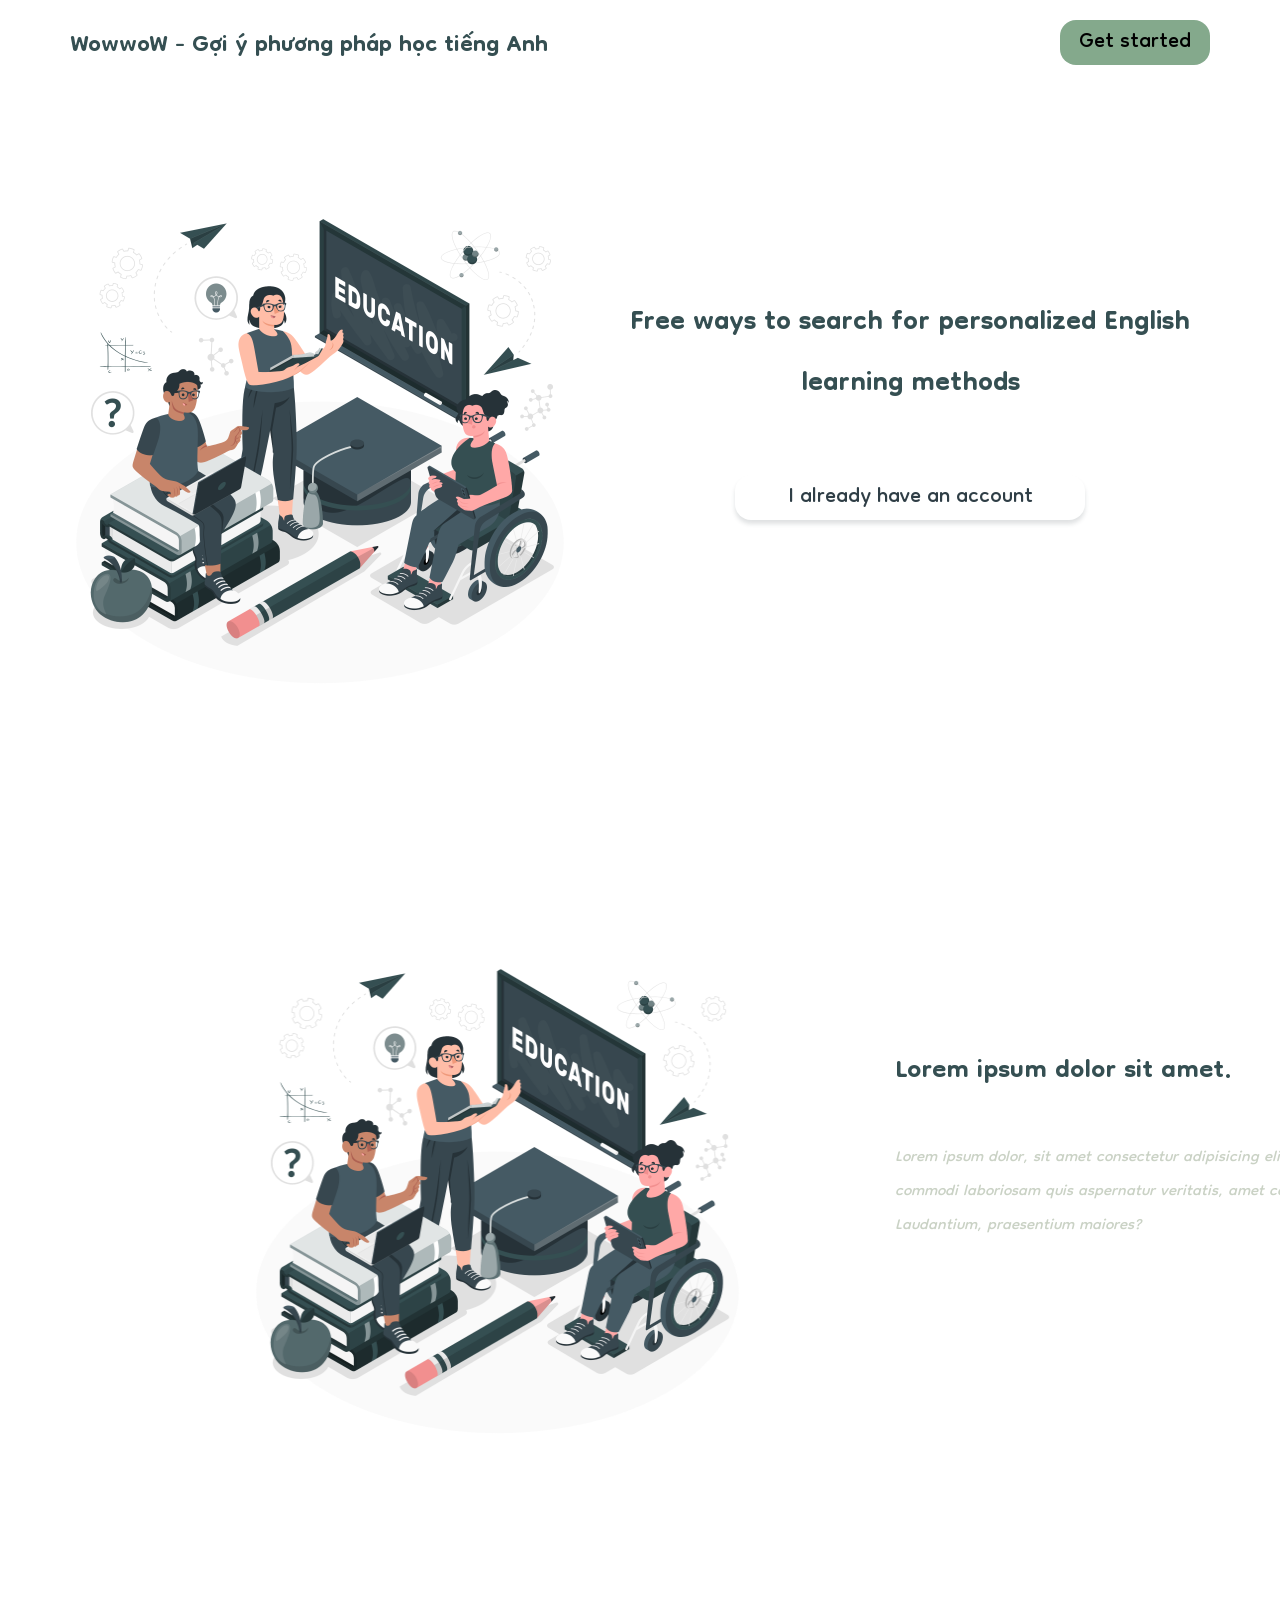
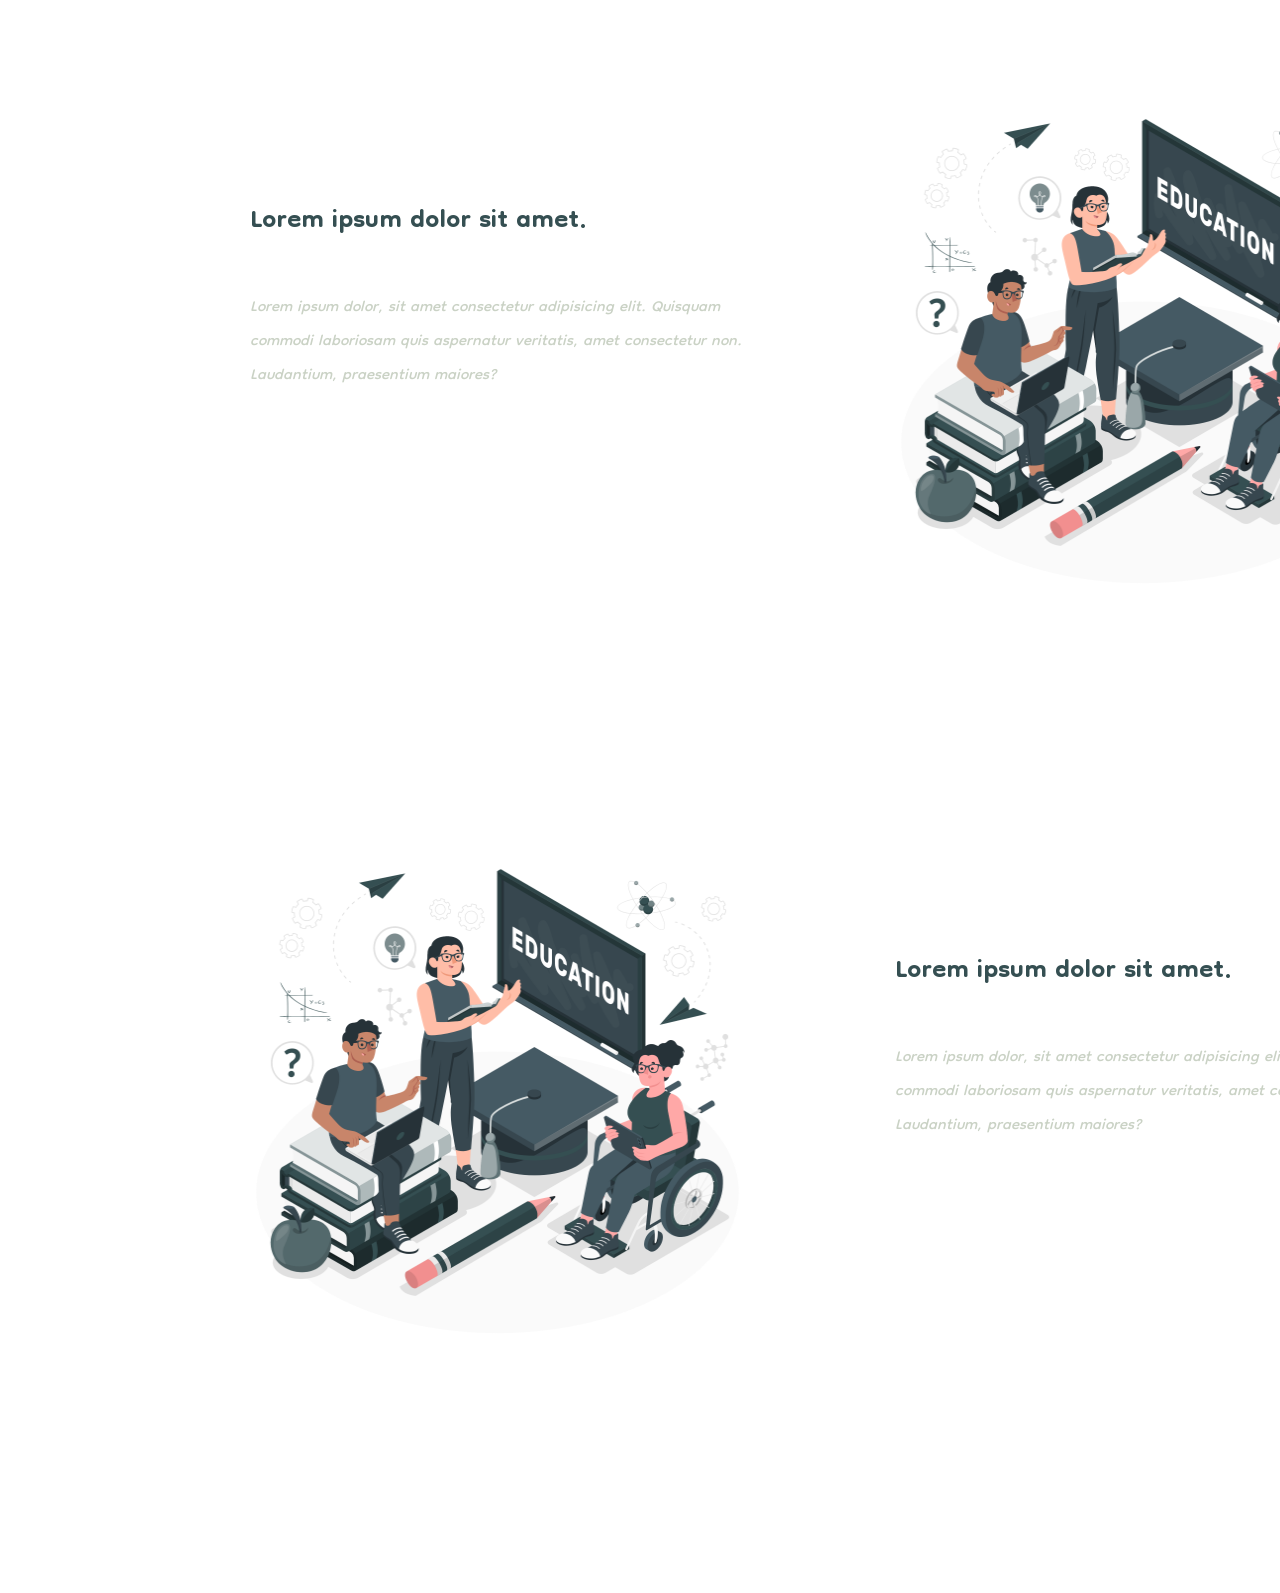
<file: public/welcome.html>
<!DOCTYPE html>
<html lang="en">
  <head>
    <meta charset="UTF-8" />
    <meta name="viewport" content="width=device-width, initial-scale=1.0" />
    <link rel="stylesheet" href="../src/styles/welcome.css" />
    <link
      rel="stylesheet"
      href="https://fonts.googleapis.com/css?family=Dongle"
    />
    <title>WowwoW - Gợi ý phương pháp học tiếng Anh cá nhân hoá.</title>
  </head>
  <body>
    <!-- Header -->
    <header>
      <!-- Logo -->
      <span class="logo__title">WowwoW - Gợi ý phương pháp học tiếng Anh</span>
      <!-- Button -->
      <button onclick="window.location.href='../src/tests/home-test.html'">
        <span class="btn__started">Get started</span>
      </button>
    </header>

    <!-- Banner -->
    <section id="banner">
      <div class="container">
        <!-- img -->
        <img
          class="banner__img"
          src="../src/images/banner__img.png"
          alt="Banner logo"
        />
        <!-- heading -->
        <div class="banner__heading">
          <h1>Free ways to search for personalized English learning methods</h1>
          <button onclick="window.location.href='login.html'">
            <span class="btn__have-account">I already have an account</span>
          </button>
        </div>
      </div>
    </section>

    <!-- Thing -->
    <section id="things">
      <div class="container">
        <!-- item 1 -->
        <div class="thing__item">
          <!-- img -->
          <img src="../src/images/banner__img.png" alt="" />
          <div class="thing__item--heading">
            <h3>Lorem ipsum dolor sit amet.</h3>
            <p>
              Lorem ipsum dolor, sit amet consectetur adipisicing elit. Quisquam
              commodi laboriosam quis aspernatur veritatis, amet consectetur
              non. Laudantium, praesentium maiores?
            </p>
          </div>
        </div>

        <!-- item 2 -->
        <div class="thing__item">
          <!-- img -->
          <div class="thing__item--heading">
            <h3>Lorem ipsum dolor sit amet.</h3>
            <p>
              Lorem ipsum dolor, sit amet consectetur adipisicing elit. Quisquam
              commodi laboriosam quis aspernatur veritatis, amet consectetur
              non. Laudantium, praesentium maiores?
            </p>
          </div>
          <img src="../src/images/banner__img.png" alt="" />
        </div>

        <!-- item 3 -->
        <div class="thing__item">
          <!-- img -->
          <img src="../src/images/banner__img.png" alt="" />
          <div class="thing__item--heading">
            <h3>Lorem ipsum dolor sit amet.</h3>
            <p>
              Lorem ipsum dolor, sit amet consectetur adipisicing elit. Quisquam
              commodi laboriosam quis aspernatur veritatis, amet consectetur
              non. Laudantium, praesentium maiores?
            </p>
          </div>
        </div>
      </div>
    </section>
  </body>
</html>
</file>
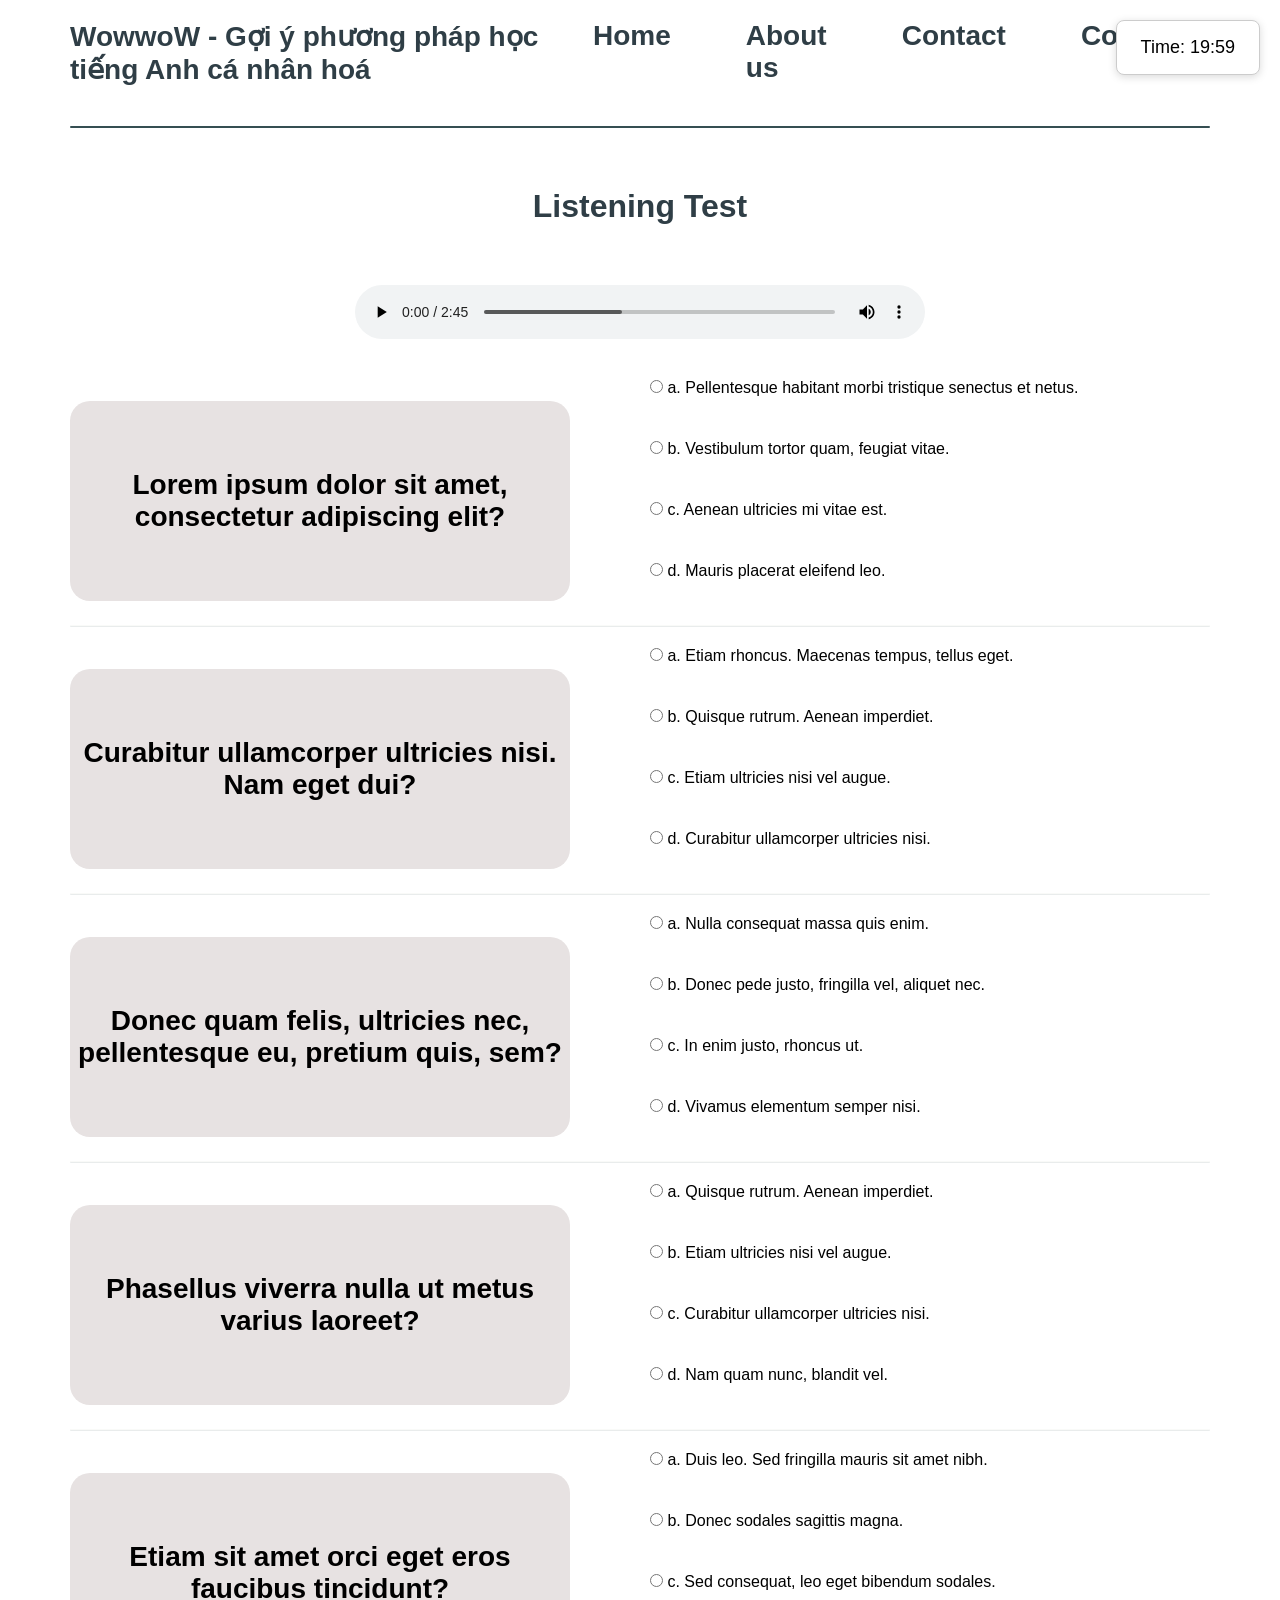
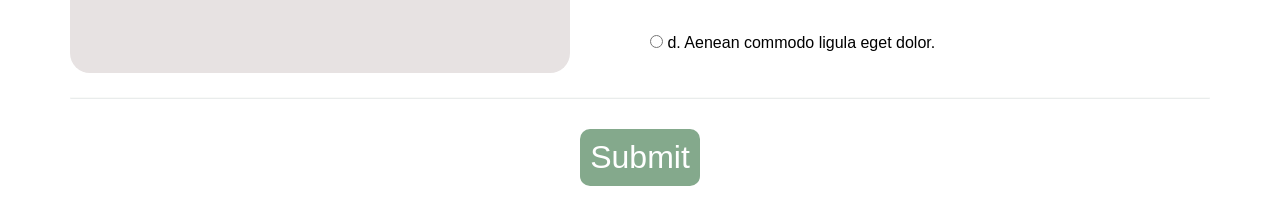
<file: src/tests/listening.html>
<!DOCTYPE html>
<html lang="en">
  <head>
    <meta charset="UTF-8" />
    <meta name="viewport" content="width=device-width, initial-scale=1.0" />
    <link rel="stylesheet" href="../styles/test.css" />
    <title>Listening</title>
  </head>
  <body>
    <header>
      <div class="logo">
        WowwoW - Gợi ý phương pháp học tiếng Anh cá nhân hoá
      </div>
      <nav>
        <ul>
          <li><a href="#">Home</a></li>
          <li><a href="#">About us</a></li>
          <li><a href="#">Contact</a></li>
          <li><a href="#">Comunity</a></li>
        </ul>
      </nav>
    </header>
    <hr />
    <div class="cc">
      <h1>Listening Test</h1>
    </div>
    <audio controls>
      <source src="../audios/english-test.mp3" type="audio/mpeg" />
      Your browser does not support the audio element.
    </audio>
    <form>
      <div class="t">
        <div class="tc">
          <div class="ch">
            <h3>Lorem ipsum dolor sit amet, consectetur adipiscing elit?</h3>
          </div>
          <div class="dn">
            <label class="kh">
              <input type="radio" name="q1" value="a" />
              <span class="sai"
                >a. Pellentesque habitant morbi tristique senectus et
                netus.</span
              > </label
            ><br />
            <label class="kh">
              <input type="radio" name="q1" value="b" />
              <span class="sai"
                >b. Vestibulum tortor quam, feugiat vitae.</span
              > </label
            ><br />
            <label class="kh">
              <input type="radio" name="q1" value="c" />
              <span class="đúng"
                >c. Aenean ultricies mi vitae est.</span
              > </label
            ><br />
            <label class="kh">
              <input type="radio" name="q1" value="d" />
              <span class="sai">d. Mauris placerat eleifend leo.</span>
            </label>
          </div>
        </div>
      </div>
      <hr class="line" />
      <div class="t">
        <div class="tc">
          <div class="ch">
            <h3>Curabitur ullamcorper ultricies nisi. Nam eget dui?</h3>
          </div>
          <div class="dn">
            <label class="kh">
              <input type="radio" name="q2" value="a" />
              <span class="sai"
                >a. Etiam rhoncus. Maecenas tempus, tellus eget.</span
              > </label
            ><br />
            <label class="kh">
              <input type="radio" name="q2" value="b" />
              <span class="sai"
                >b. Quisque rutrum. Aenean imperdiet.</span
              > </label
            ><br />
            <label class="kh">
              <input type="radio" name="q2" value="c" />
              <span class="sai"
                >c. Etiam ultricies nisi vel augue.</span
              > </label
            ><br />
            <label class="kh">
              <input type="radio" name="q2" value="d" />
              <span class="đúng">d. Curabitur ullamcorper ultricies nisi.</span>
            </label>
          </div>
        </div>
      </div>
      <hr class="line" />
      <div class="t">
        <div class="tc">
          <div class="ch">
            <h3>
              Donec quam felis, ultricies nec, pellentesque eu, pretium quis,
              sem?
            </h3>
          </div>
          <div class="dn">
            <label class="kh">
              <input type="radio" name="q3" value="a" />
              <span class="sai"
                >a. Nulla consequat massa quis enim.</span
              > </label
            ><br />
            <label class="kh">
              <input type="radio" name="q3" value="b" />
              <span class="đúng"
                >b. Donec pede justo, fringilla vel, aliquet nec.</span
              > </label
            ><br />
            <label class="kh">
              <input type="radio" name="q3" value="c" />
              <span class="sai">c. In enim justo, rhoncus ut.</span> </label
            ><br />
            <label class="kh">
              <input type="radio" name="q3" value="d" />
              <span class="sai">d. Vivamus elementum semper nisi.</span>
            </label>
          </div>
        </div>
      </div>
      <hr class="line" />
      <div class="t">
        <div class="tc">
          <div class="ch">
            <h3>Phasellus viverra nulla ut metus varius laoreet?</h3>
          </div>
          <div class="dn">
            <label class="kh">
              <input type="radio" name="q4" value="a" />
              <span class="sai"
                >a. Quisque rutrum. Aenean imperdiet.</span
              > </label
            ><br />
            <label class="kh">
              <input type="radio" name="q4" value="b" />
              <span class="sai"
                >b. Etiam ultricies nisi vel augue.</span
              > </label
            ><br />
            <label class="kh">
              <input type="radio" name="q4" value="c" />
              <span class="đúng"
                >c. Curabitur ullamcorper ultricies nisi.</span
              > </label
            ><br />
            <label class="kh">
              <input type="radio" name="q4" value="d" />
              <span class="sai">d. Nam quam nunc, blandit vel.</span>
            </label>
          </div>
        </div>
      </div>
      <hr class="line" />
      <div class="t">
        <div class="tc">
          <div class="ch">
            <h3>Etiam sit amet orci eget eros faucibus tincidunt?</h3>
          </div>
          <div class="dn">
            <label class="kh">
              <input type="radio" name="q5" value="a" />
              <span class="sai"
                >a. Duis leo. Sed fringilla mauris sit amet nibh.</span
              > </label
            ><br />
            <label class="kh">
              <input type="radio" name="q5" value="b" />
              <span class="sai">b. Donec sodales sagittis magna.</span> </label
            ><br />
            <label class="kh">
              <input type="radio" name="q5" value="c" />
              <span class="đúng"
                >c. Sed consequat, leo eget bibendum sodales.</span
              > </label
            ><br />
            <label class="kh">
              <input type="radio" name="q5" value="d" />
              <span class="sai">d. Aenean commodo ligula eget dolor.</span>
            </label>
          </div>
        </div>
      </div>
      <hr class="line" />
      <button type="submit">Submit</button>
    </form>
    <script src="../javascripts/test.js"></script>
  </body>
</html>
</file>
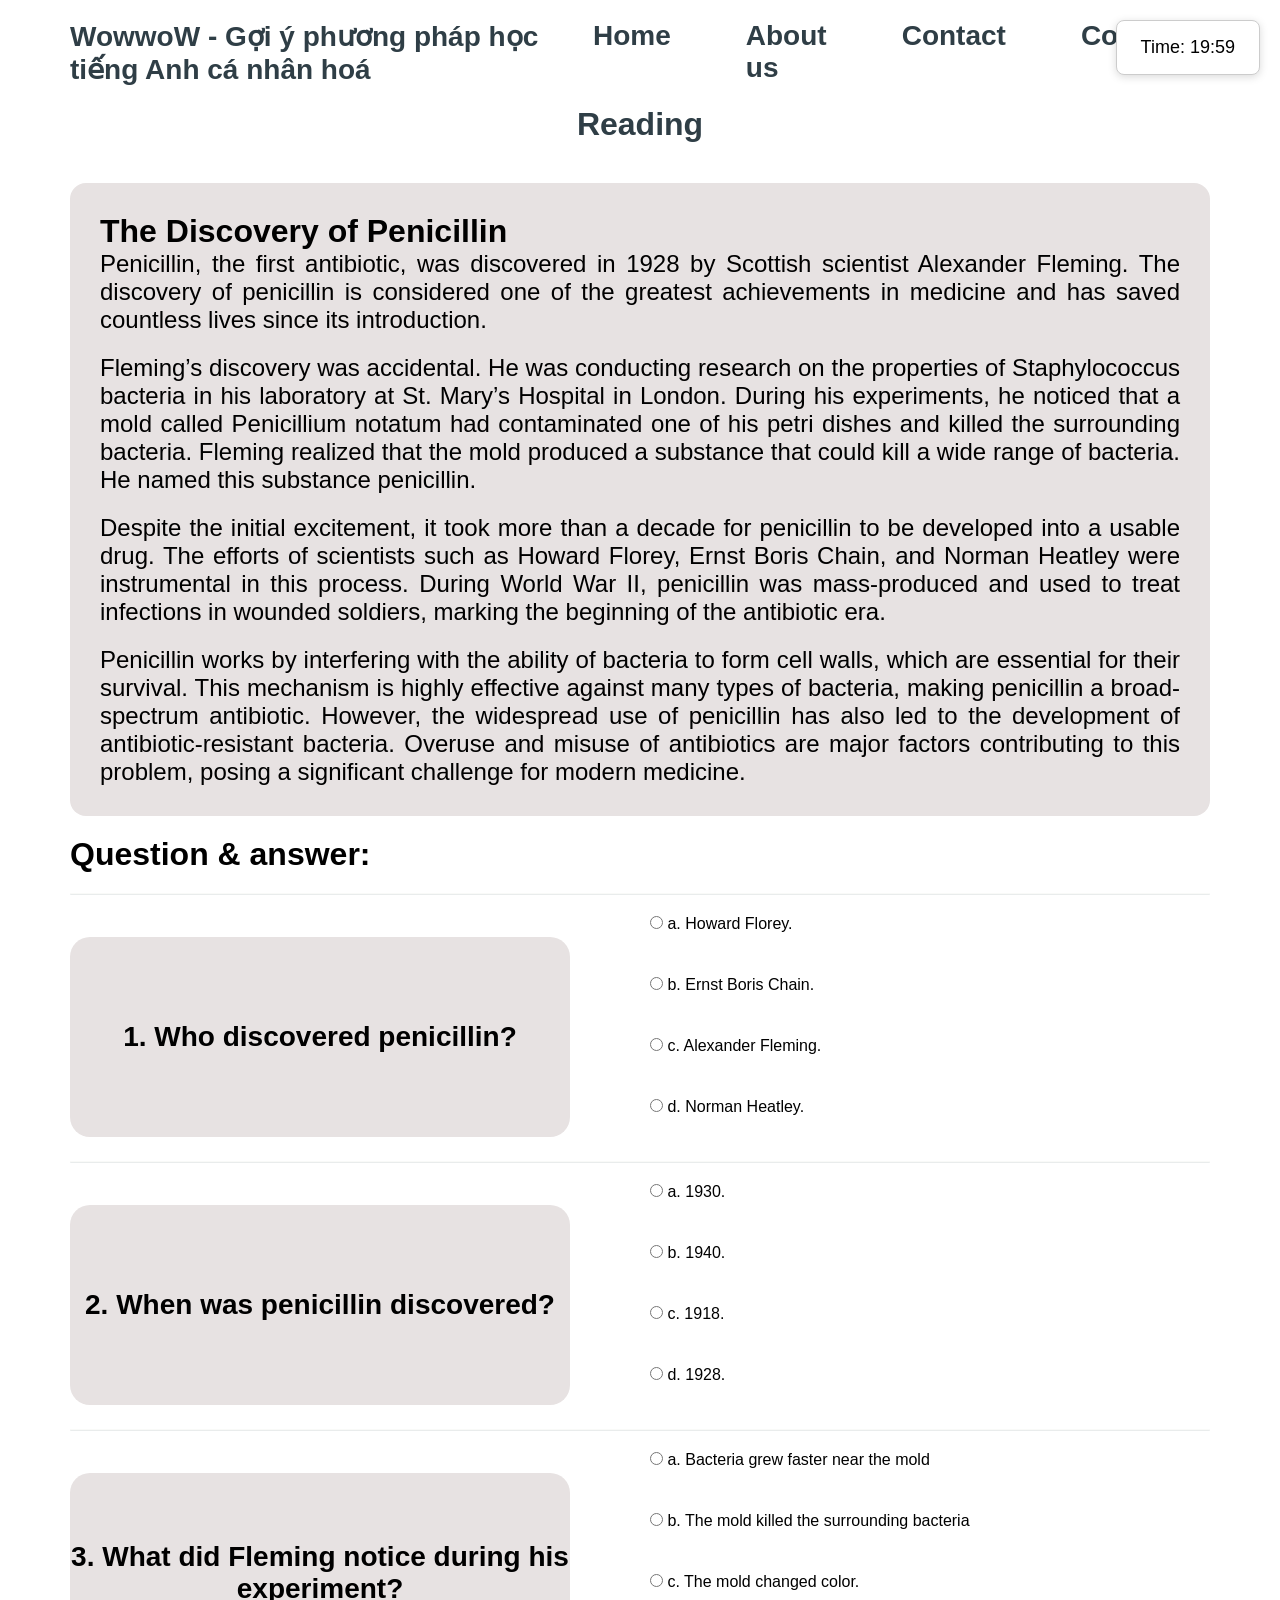
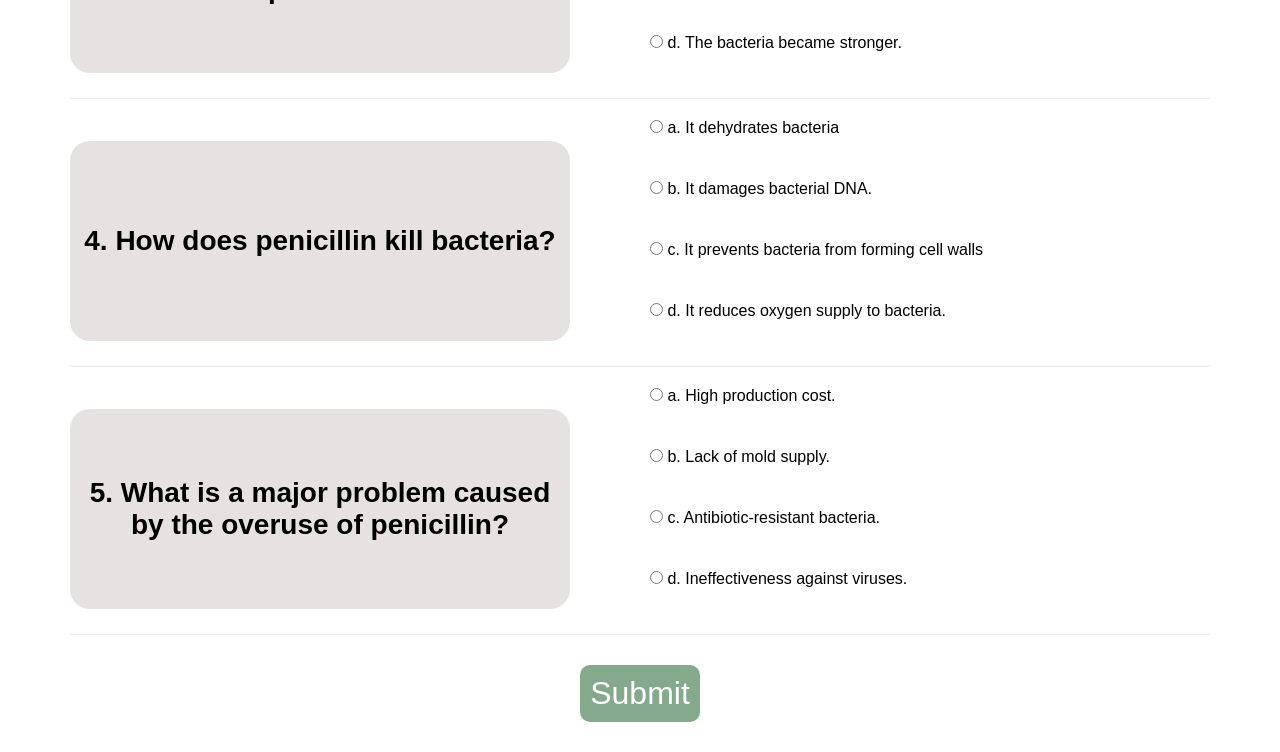
<file: src/tests/reading.html>
<!DOCTYPE html>
<html lang="en">
  <head>
    <meta charset="UTF-8" />
    <meta name="viewport" content="width=device-width, initial-scale=1.0" />
    <link rel="stylesheet" href="../styles/test.css" />
    <title>Reading</title>
  </head>
  <body>
    <header>
      <div class="logo">
        WowwoW - Gợi ý phương pháp học tiếng Anh cá nhân hoá
      </div>
      <nav>
        <ul>
          <li><a href="#">Home</a></li>
          <li><a href="#">About us</a></li>
          <li><a href="#">Contact</a></li>
          <li><a href="#">Comunity</a></li>
        </ul>
      </nav>
    </header>
    <div class="cc">
      <h1>Reading</h1>
    </div>
    <div class="debai">
      <b>The Discovery of Penicillin</b>
      <p>
        Penicillin, the first antibiotic, was discovered in 1928 by Scottish
        scientist Alexander Fleming. The discovery of penicillin is considered
        one of the greatest achievements in medicine and has saved countless
        lives since its introduction.
      </p>
      <p>
        Fleming’s discovery was accidental. He was conducting research on the
        properties of Staphylococcus bacteria in his laboratory at St. Mary’s
        Hospital in London. During his experiments, he noticed that a mold
        called Penicillium notatum had contaminated one of his petri dishes and
        killed the surrounding bacteria. Fleming realized that the mold produced
        a substance that could kill a wide range of bacteria. He named this
        substance penicillin.
      </p>
      <p>
        Despite the initial excitement, it took more than a decade for
        penicillin to be developed into a usable drug. The efforts of scientists
        such as Howard Florey, Ernst Boris Chain, and Norman Heatley were
        instrumental in this process. During World War II, penicillin was
        mass-produced and used to treat infections in wounded soldiers, marking
        the beginning of the antibiotic era.
      </p>
      <p>
        Penicillin works by interfering with the ability of bacteria to form
        cell walls, which are essential for their survival. This mechanism is
        highly effective against many types of bacteria, making penicillin a
        broad-spectrum antibiotic. However, the widespread use of penicillin has
        also led to the development of antibiotic-resistant bacteria. Overuse
        and misuse of antibiotics are major factors contributing to this
        problem, posing a significant challenge for modern medicine.
      </p>
    </div>
    <h2>Question &amp; answer:</h2>
    <hr class="line" />
    <form>
      <div class="t">
        <div class="tc">
          <div class="ch"><h3>1. Who discovered penicillin?</h3></div>
          <div class="dn">
            <label class="kh">
              <input type="radio" name="q1" value="a" />
              <span class="sai">a. Howard Florey.</span> </label
            ><br />
            <label class="kh">
              <input type="radio" name="q1" value="b" />
              <span class="sai">b. Ernst Boris Chain.</span> </label
            ><br />
            <label class="kh">
              <input type="radio" name="q1" value="c" />
              <span class="đúng">c. Alexander Fleming.</span> </label
            ><br />
            <label class="kh">
              <input type="radio" name="q1" value="d" />
              <span class="sai">d. Norman Heatley.</span>
            </label>
          </div>
        </div>
      </div>
      <hr class="line" />
      <div class="t">
        <div class="tc">
          <div class="ch"><h3>2. When was penicillin discovered?</h3></div>
          <div class="dn">
            <label class="kh">
              <input type="radio" name="q2" value="a" />
              <span class="sai">a. 1930.</span> </label
            ><br />
            <label class="kh">
              <input type="radio" name="q2" value="b" />
              <span class="sai">b. 1940.</span> </label
            ><br />
            <label class="kh">
              <input type="radio" name="q2" value="c" />
              <span class="sai">c. 1918.</span> </label
            ><br />
            <label class="kh">
              <input type="radio" name="q2" value="d" />
              <span class="đúng">d. 1928.</span>
            </label>
          </div>
        </div>
      </div>
      <hr class="line" />
      <div class="t">
        <div class="tc">
          <div class="ch">
            <h3>3. What did Fleming notice during his experiment?</h3>
          </div>
          <div class="dn">
            <label class="kh">
              <input type="radio" name="q3" value="a" />
              <span class="sai"
                >a. Bacteria grew faster near the mold</span
              > </label
            ><br />
            <label class="kh">
              <input type="radio" name="q3" value="b" />
              <span class="đúng"
                >b. The mold killed the surrounding bacteria</span
              > </label
            ><br />
            <label class="kh">
              <input type="radio" name="q3" value="c" />
              <span class="sai">c. The mold changed color.</span> </label
            ><br />
            <label class="kh">
              <input type="radio" name="q3" value="d" />
              <span class="sai">d. The bacteria became stronger.</span>
            </label>
          </div>
        </div>
      </div>
      <hr class="line" />
      <div class="t">
        <div class="tc">
          <div class="ch"><h3>4. How does penicillin kill bacteria?</h3></div>
          <div class="dn">
            <label class="kh">
              <input type="radio" name="q4" value="a" />
              <span class="sai">a. It dehydrates bacteria</span> </label
            ><br />
            <label class="kh">
              <input type="radio" name="q4" value="b" />
              <span class="sai">b. It damages bacterial DNA.</span> </label
            ><br />
            <label class="kh">
              <input type="radio" name="q4" value="c" />
              <span class="đúng"
                >c. It prevents bacteria from forming cell walls</span
              > </label
            ><br />
            <label class="kh">
              <input type="radio" name="q4" value="d" />
              <span class="sai">d. It reduces oxygen supply to bacteria.</span>
            </label>
          </div>
        </div>
      </div>
      <hr class="line" />
      <div class="t">
        <div class="tc">
          <div class="ch">
            <h3>
              5. What is a major problem caused by the overuse of penicillin?
            </h3>
          </div>
          <div class="dn">
            <label class="kh">
              <input type="radio" name="q5" value="a" />
              <span class="sai">a. High production cost.</span> </label
            ><br />
            <label class="kh">
              <input type="radio" name="q5" value="b" />
              <span class="sai">b. Lack of mold supply.</span> </label
            ><br />
            <label class="kh">
              <input type="radio" name="q5" value="c" />
              <span class="đúng"
                >c. Antibiotic-resistant bacteria.</span
              > </label
            ><br />
            <label class="kh">
              <input type="radio" name="q5" value="d" />
              <span class="sai">d. Ineffectiveness against viruses.</span>
            </label>
          </div>
        </div>
      </div>
      <hr class="line" />
      <button type="submit">Submit</button>
    </form>
    <script src="../javascripts/test.js"></script>
  </body>
</html>
</file>
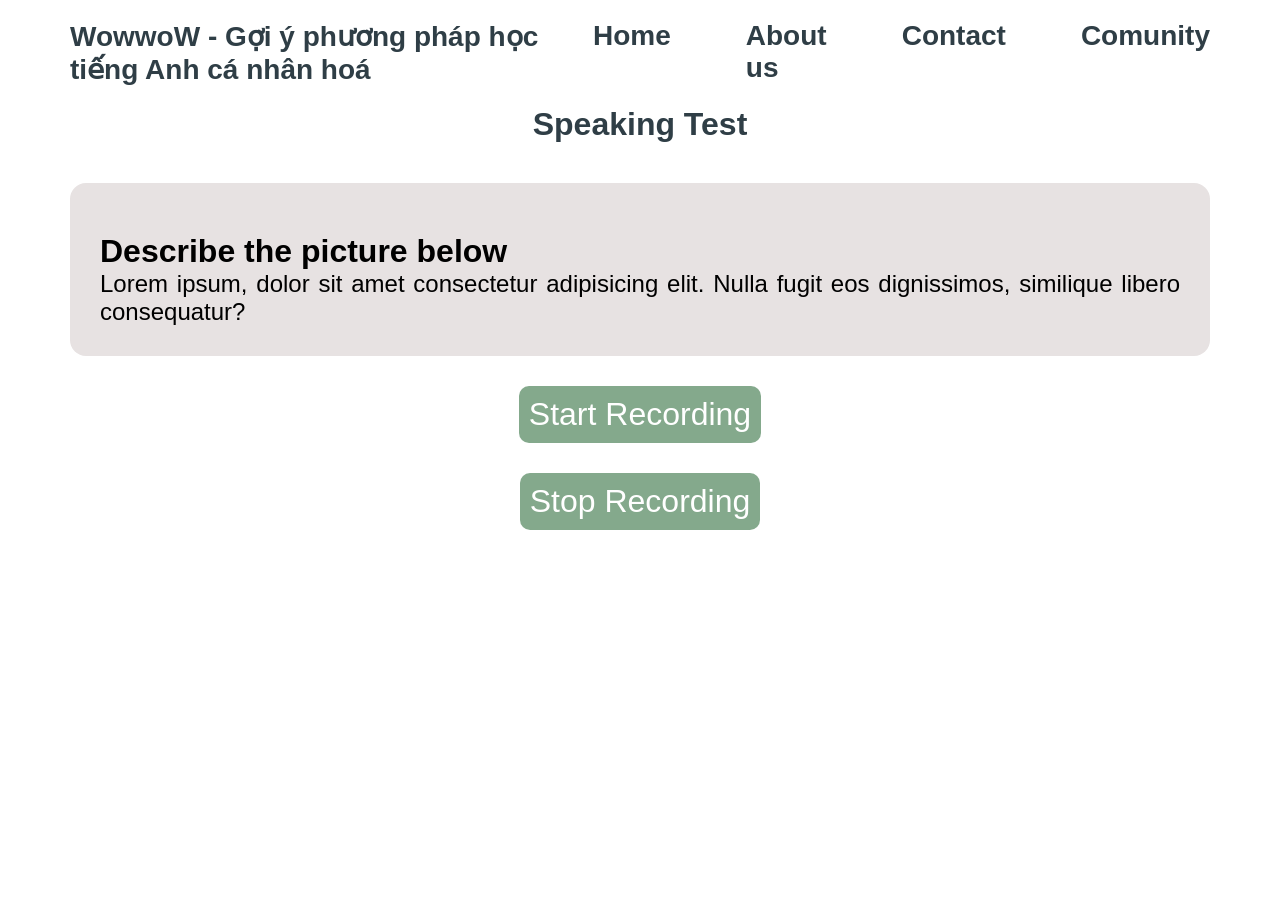
<file: src/tests/speaking.html>
<!DOCTYPE html>
<html lang="en">
  <head>
    <meta charset="UTF-8" />
    <meta name="viewport" content="width=device-width, initial-scale=1.0" />
    <link rel="stylesheet" href="../styles/test.css" />
    <title>Listening</title>
  </head>
  <body>
    <header>
      <div class="logo">
        WowwoW - Gợi ý phương pháp học tiếng Anh cá nhân hoá
      </div>
      <nav>
        <ul>
          <li><a href="#">Home</a></li>
          <li><a href="#">About us</a></li>
          <li><a href="#">Contact</a></li>
          <li><a href="#">Comunity</a></li>
        </ul>
      </nav>
    </header>
    <div class="cc">
      <h1>Speaking Test</h1>
    </div>
    <div class="debai">
      <h2>Describe the picture below</h2>
      <p>
        Lorem ipsum, dolor sit amet consectetur adipisicing elit. Nulla fugit
        eos dignissimos, similique libero consequatur?
      </p>
    </div>
    <div>
      <button onclick="startRecording()">Start Recording</button>
      <button onclick="stopRecording()" disabled id="stopBtn">
        Stop Recording
      </button>
    </div>
  </body>
</html>
</file>
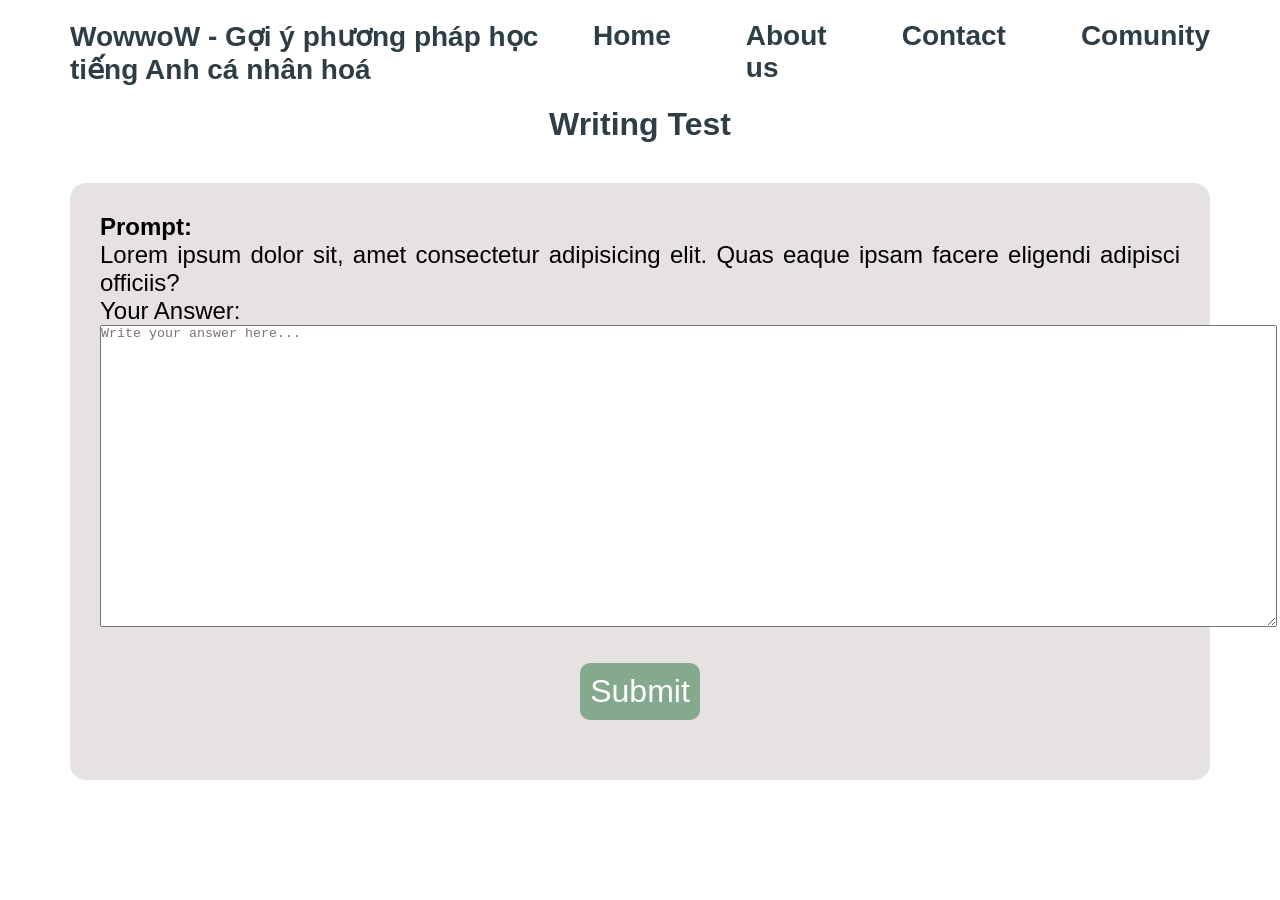
<file: src/tests/writing.html>
<!DOCTYPE html>
<html lang="en">
  <head>
    <meta charset="UTF-8" />
    <meta name="viewport" content="width=device-width, initial-scale=1.0" />
    <link rel="stylesheet" href="../styles/test.css" />
    <title>Listening</title>
  </head>
  <body>
    <header>
      <div class="logo">
        WowwoW - Gợi ý phương pháp học tiếng Anh cá nhân hoá
      </div>
      <nav>
        <ul>
          <li><a href="#">Home</a></li>
          <li><a href="#">About us</a></li>
          <li><a href="#">Contact</a></li>
          <li><a href="#">Comunity</a></li>
        </ul>
      </nav>
    </header>
    <div class="cc">
      <h1>Writing Test</h1>
    </div>
    <div class="debai">
      <form id="writingForm">
        <label for="writingPrompt"><strong>Prompt:</strong></label>
        <p id="writingPrompt">
          Lorem ipsum dolor sit, amet consectetur adipisicing elit. Quas eaque
          ipsam facere eligendi adipisci officiis?
        </p>
        <label for="writingAnswer">Your Answer:</label><br />
        <textarea
          id="writingAnswer"
          name="writingAnswer"
          rows="20"
          cols="145"
          placeholder="Write your answer here..."
        ></textarea
        ><br />
        <button type="submit">Submit</button>
      </form>
    </div>
  </body>
</html>
</file>
<file: src/styles/welcome.css>
*,
*:before,
*:after {
  margin: 0;
  padding: 0;
  box-sizing: border-box;
}

html {
  scroll-behavior: smooth;
}

body {
  font-family: "Dongle", sans-serif;
}

img {
  max-width: 100%;
  width: 500px;
  height: 500px;
}

:root {
  --dark-blue: #2f3e46;
  --gray-blue: #354f52;
  --mint: #84a98c;
  --mint-light: #cad2c5;
  --white: #ffffff;
}

.container {
  max-width: 1140px;
  width: 100%;
  margin: 0 auto;
  padding: 0;
}

button {
  width: 150px;
  height: 45px;
  text-align: center;
  background-color: var(--mint);
  border: none;
  border-radius: 16px;
  cursor: pointer;
  font-family: "Dongle";
  font-size: 32px;
}

button:hover {
  background-color: var(--mint-light);
}
/* <== Header ==> */
header {
  max-width: 1140px;
  display: flex;
  justify-content: space-between;
  margin: 0 auto;
  padding-top: 20px;
}

header .logo__title {
  font-size: 36px;
  font-weight: bold;
  color: var(--gray-blue);
}

/* <== Banner ==>  */
#banner {
  padding-top: 120px;
}
#banner .container {
  display: flex;
  justify-content: space-between;
}

.banner__heading {
  max-width: 600px;
  width: 100%;
}

h1 {
  padding-top: 100px;
  text-align: center;
  color: var(--gray-blue);
  font-size: 42px;
  font-weight: bold;
}

.banner__heading {
  display: flex;
  flex-direction: column;
  align-items: center;
}

.banner__heading button {
  width: 350px;
  height: 45px;
  text-align: center;
  border-radius: 16px;
  background-color: var(--white);
  box-shadow: 0 4px 4px rgba(47, 62, 70, 0.15);
  cursor: pointer;
  margin-top: 60px;
  font-size: 32px;
}
.btn__have-account {
  color: var(--dark-blue);
}

#things .container {
  margin: 250px;
  display: grid;
  grid-template-rows: 1fr 1fr 1fr;
  row-gap: 250px;
}

.thing__item {
  display: grid;
  grid-template-columns: 1fr 1fr;
  column-gap: 150px;
}

.thing__item--heading h3 {
  margin-top: 100px;
  font-size: 40px;
  color: var(--gray-blue);
}

.thing__item--heading p {
  margin-top: 40px;
  font-size: 24px;
  font-style: italic;
  color: var(--mint-light);
}
</file>
<file: src/styles/test.css>
:root {
  --dark-blue: #2f3e46;
  --gray-blue: #354f52;
  --mint: #84a98c;
  --mint-light: #cad2c5;
  --white: #fff;
}

*,
*:before,
*:after {
  margin: 0;
  padding: 0;
  box-sizing: border-box;
}

body,
.container,
header {
  font-family: "Dongle", sans-serif;
  max-width: 1140px;
  margin: 0 auto;
}

img {
  width: 500px;
  height: 500px;
  max-width: 100%;
}

a {
  color: var(--dark-blue);
  text-decoration: none;
}

header {
  margin-top: 20px;
  display: flex;
  justify-content: space-between;
  font-size: 28px;
  font-weight: bold;
  color: var(--dark-blue);
}

ul {
  display: flex;
  gap: 75px;
}
li {
  list-style: none;
}

.cc {
  display: flex;
  justify-content: center;
}
.cc h1 {
  margin: 20px;
  color: var(--dark-blue);
  font-size: 32px;
  border-radius: 10px;
}

hr {
  height: 2px;
  background: var(--gray-blue);
  border: none;
  margin: 40px 0;
  border-radius: 100px;
}

audio {
  display: block;
  margin: 40px auto;
  width: 50%;
}

.kh {
  display: block;
  margin-bottom: 25px;
  margin-right: 10px;
}

.debai {
  width: 100%;
  background: #e7e2e2;
  border-radius: 16px;
  text-align: justify;
  padding: 30px;
  font-size: 24px;
  margin: 20px auto 0;
  gap: 20px;
}
.debai p + p {
  margin-top: 20px;
}
.debai b {
  font-size: 32px;
}

h2 {
  margin-top: 20px;
  font-size: 32px;
}

.tc {
  display: grid;
  grid-template-columns: 1fr 1fr;
  gap: 20px;
}

.ch {
  width: 500px;
  height: 200px;
  background: #e7e2e2;
  display: flex;
  justify-content: center;
  align-items: center;
  border-radius: 20px;
  margin-top: 22px;
}

.dn {
  display: flex;
  flex-direction: column;
}
.dn .answer {
  width: 220px;
  padding: 16px 0;
  background: var(--mint-light);
  border-radius: 10px;
  text-align: center;
  font-size: 32px;
  color: var(--dark-blue);
  font-weight: 500;
  box-shadow: 0 2px 8px #0001;
}

h3 {
  font-size: 28px;
  text-align: center;
}

.line {
  border-top: 1px solid var(--mint-light);
  opacity: 0.1;
  width: 100%;
  margin: 20px 0;
}

button {
  font-size: 32px;
  display: block;
  margin: 30px auto;
  background: var(--mint);
  color: var(--white);
  border-radius: 10px;
  padding: 10px;
  border: none;
  font-family: "Dongle", sans-serif;
}
</file>
